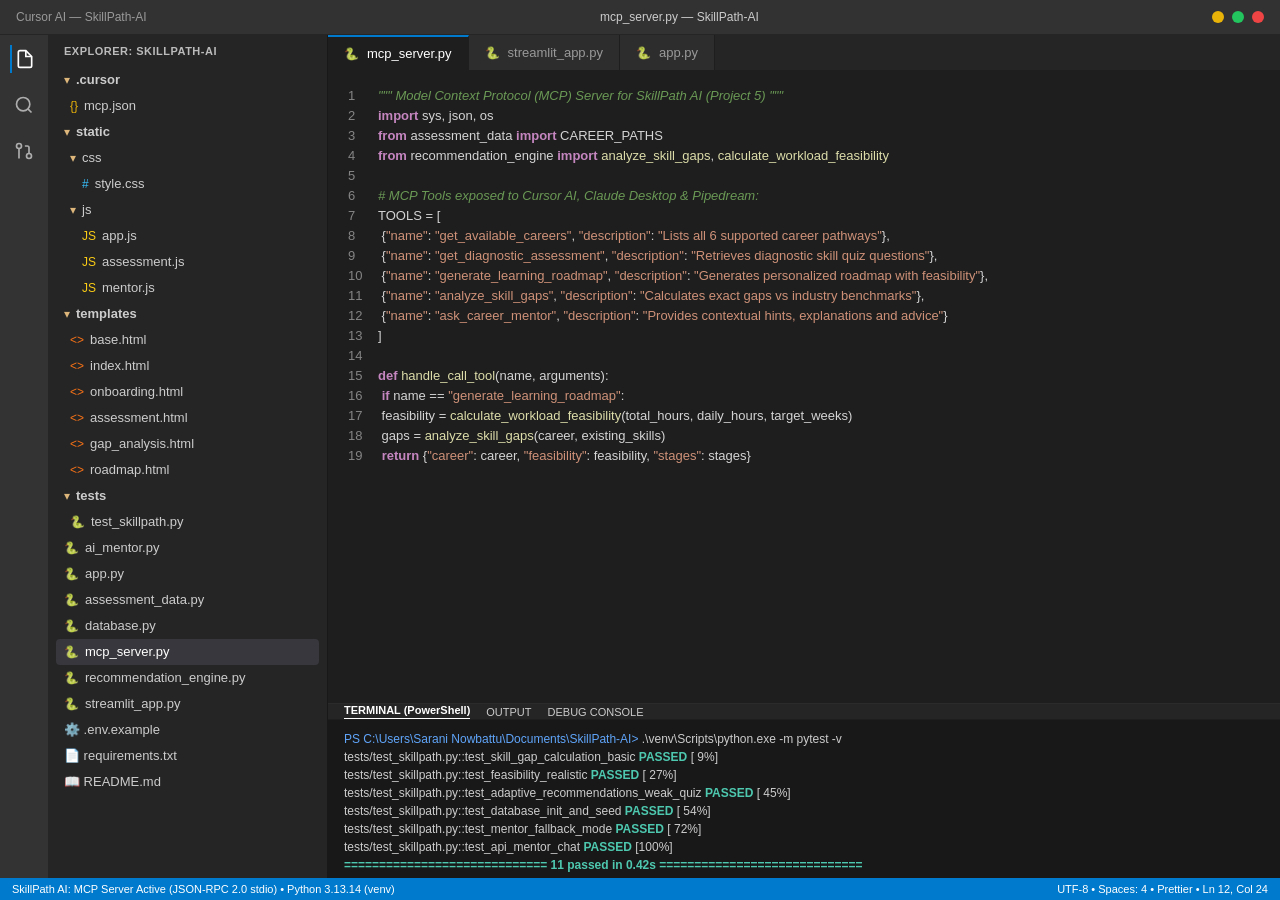
<file: render_cursor_ide.html>
<!DOCTYPE html>
<html lang="en">
<head>
<meta charset="UTF-8">
<style>
  * { box-sizing: border-box; margin: 0; padding: 0; font-family: -apple-system, BlinkMacSystemFont, "Segoe UI", Roboto, Helvetica, Arial, sans-serif; }
  body { background: #1e1e1e; color: #cccccc; height: 100vh; display: flex; flex-direction: column; overflow: hidden; }
  
  /* Titlebar */
  .titlebar { background: #323233; height: 35px; display: flex; align-items: center; justify-content: space-between; padding: 0 16px; font-size: 12px; color: #999999; border-bottom: 1px solid #252526; }
  .titlebar-center { color: #cccccc; font-weight: 500; }
  .window-controls { display: flex; gap: 8px; }
  .dot { width: 12px; height: 12px; border-radius: 50%; display: inline-block; }
  .dot-yellow { background: #eab308; }
  .dot-green { background: #22c55e; }
  .dot-red { background: #ef4444; }

  /* Body container */
  .app-body { flex: 1; display: flex; overflow: hidden; }

  /* Left Activity Bar */
  .activity-bar { width: 48px; background: #333333; display: flex; flex-direction: column; align-items: center; padding-top: 10px; gap: 18px; }
  .activity-icon { width: 28px; height: 28px; display: flex; align-items: center; justify-content: center; color: #ffffff; opacity: 0.6; cursor: pointer; }
  .activity-icon.active { opacity: 1; border-left: 2px solid #007acc; }

  /* Sidebar Explorer */
  .sidebar { width: 280px; background: #252526; display: flex; flex-direction: column; border-right: 1px solid #181818; }
  .sidebar-header { padding: 10px 16px; font-size: 11px; font-weight: 700; color: #bbbbbb; letter-spacing: 0.5px; text-transform: uppercase; }
  .file-tree { padding: 0 8px; font-size: 13px; line-height: 22px; }
  .tree-item { display: flex; align-items: center; gap: 6px; padding: 2px 8px; border-radius: 4px; cursor: pointer; }
  .tree-item:hover { background: #2a2d2e; }
  .tree-item.active { background: #37373d; color: #ffffff; }
  .indent-1 { padding-left: 14px; }
  .indent-2 { padding-left: 26px; }
  .indent-3 { padding-left: 38px; }
  .folder-icon { color: #dcb67a; font-size: 12px; }
  .py-icon { color: #3b82f6; font-size: 12px; font-weight: bold; }
  .html-icon { color: #f97316; font-size: 12px; }
  .json-icon { color: #eab308; font-size: 12px; }
  .css-icon { color: #38bdf8; font-size: 12px; }
  .js-icon { color: #facc15; font-size: 12px; }

  /* Editor Main Area */
  .editor-area { flex: 1; display: flex; flex-direction: column; background: #1e1e1e; }
  .tabs-bar { height: 35px; background: #252526; display: flex; align-items: center; }
  .tab { height: 100%; padding: 0 16px; display: flex; align-items: center; gap: 8px; font-size: 13px; background: #2d2d2d; color: #999999; border-right: 1px solid #1e1e1e; }
  .tab.active { background: #1e1e1e; color: #ffffff; border-top: 2px solid #007acc; }

  /* Code Content */
  .code-view { flex: 1; padding: 16px 20px; font-family: Consolas, "Courier New", monospace; font-size: 13px; line-height: 20px; color: #d4d4d4; overflow: hidden; }
  .kw { color: #c586c0; font-weight: bold; }
  .fn { color: #dcdcaa; }
  .str { color: #ce9178; }
  .comment { color: #6a9955; font-style: italic; }
  .cls { color: #4ec9b0; }
  .line-num { color: #858585; display: inline-block; width: 30px; user-select: none; }

  /* Bottom Integrated Terminal */
  .terminal { height: 175px; background: #181818; border-top: 1px solid #2b2b2b; display: flex; flex-direction: column; font-family: Consolas, monospace; }
  .terminal-tabs { height: 30px; background: #252526; display: flex; align-items: center; padding: 0 16px; font-size: 11px; gap: 16px; border-bottom: 1px solid #1e1e1e; }
  .terminal-tab-item { color: #ffffff; font-weight: bold; border-bottom: 1px solid #ffffff; padding-bottom: 2px; }
  .terminal-body { padding: 10px 16px; font-size: 12px; line-height: 18px; color: #cccccc; }
  .pass { color: #4ec9b0; font-weight: bold; }
  .prompt { color: #60a5fa; }

  /* Status Bar */
  .statusbar { height: 22px; background: #007acc; color: #ffffff; display: flex; align-items: center; justify-content: space-between; padding: 0 12px; font-size: 11px; }
</style>
</head>
<body>

  <div class="titlebar">
    <div>Cursor AI — SkillPath-AI</div>
    <div class="titlebar-center">mcp_server.py — SkillPath-AI</div>
    <div class="window-controls">
      <span class="dot dot-yellow"></span>
      <span class="dot dot-green"></span>
      <span class="dot dot-red"></span>
    </div>
  </div>

  <div class="app-body">
    <div class="activity-bar">
      <div class="activity-icon active">
        <svg width="20" height="20" viewBox="0 0 24 24" fill="none" stroke="currentColor" stroke-width="2"><path d="M13 2H6a2 2 0 0 0-2 2v16a2 2 0 0 0 2 2h12a2 2 0 0 0 2-2V9z"></path><polyline points="13 2 13 9 20 9"></polyline></svg>
      </div>
      <div class="activity-icon">
        <svg width="20" height="20" viewBox="0 0 24 24" fill="none" stroke="currentColor" stroke-width="2"><circle cx="11" cy="11" r="8"></circle><line x1="21" y1="21" x2="16.65" y2="16.65"></line></svg>
      </div>
      <div class="activity-icon">
        <svg width="20" height="20" viewBox="0 0 24 24" fill="none" stroke="currentColor" stroke-width="2"><circle cx="18" cy="18" r="3"></circle><circle cx="6" cy="6" r="3"></circle><path d="M13 6h3a2 2 0 0 1 2 2v7"></path><line x1="6" y1="9" x2="6" y2="21"></line></svg>
      </div>
    </div>

    <div class="sidebar">
      <div class="sidebar-header">Explorer: SkillPath-AI</div>
      <div class="file-tree">
        <div class="tree-item"><span class="folder-icon">▾</span> <strong>.cursor</strong></div>
        <div class="tree-item indent-1"><span class="json-icon">{}</span> mcp.json</div>
        <div class="tree-item"><span class="folder-icon">▾</span> <strong>static</strong></div>
        <div class="tree-item indent-1"><span class="folder-icon">▾</span> css</div>
        <div class="tree-item indent-2"><span class="css-icon">#</span> style.css</div>
        <div class="tree-item indent-1"><span class="folder-icon">▾</span> js</div>
        <div class="tree-item indent-2"><span class="js-icon">JS</span> app.js</div>
        <div class="tree-item indent-2"><span class="js-icon">JS</span> assessment.js</div>
        <div class="tree-item indent-2"><span class="js-icon">JS</span> mentor.js</div>
        <div class="tree-item"><span class="folder-icon">▾</span> <strong>templates</strong></div>
        <div class="tree-item indent-1"><span class="html-icon">&lt;&gt;</span> base.html</div>
        <div class="tree-item indent-1"><span class="html-icon">&lt;&gt;</span> index.html</div>
        <div class="tree-item indent-1"><span class="html-icon">&lt;&gt;</span> onboarding.html</div>
        <div class="tree-item indent-1"><span class="html-icon">&lt;&gt;</span> assessment.html</div>
        <div class="tree-item indent-1"><span class="html-icon">&lt;&gt;</span> gap_analysis.html</div>
        <div class="tree-item indent-1"><span class="html-icon">&lt;&gt;</span> roadmap.html</div>
        <div class="tree-item"><span class="folder-icon">▾</span> <strong>tests</strong></div>
        <div class="tree-item indent-1"><span class="py-icon">🐍</span> test_skillpath.py</div>
        <div class="tree-item"><span class="py-icon">🐍</span> ai_mentor.py</div>
        <div class="tree-item"><span class="py-icon">🐍</span> app.py</div>
        <div class="tree-item"><span class="py-icon">🐍</span> assessment_data.py</div>
        <div class="tree-item"><span class="py-icon">🐍</span> database.py</div>
        <div class="tree-item active"><span class="py-icon">🐍</span> mcp_server.py</div>
        <div class="tree-item"><span class="py-icon">🐍</span> recommendation_engine.py</div>
        <div class="tree-item"><span class="py-icon">🐍</span> streamlit_app.py</div>
        <div class="tree-item">⚙️ .env.example</div>
        <div class="tree-item">📄 requirements.txt</div>
        <div class="tree-item">📖 README.md</div>
      </div>
    </div>

    <div class="editor-area">
      <div class="tabs-bar">
        <div class="tab active"><span class="py-icon">🐍</span> mcp_server.py</div>
        <div class="tab"><span class="py-icon">🐍</span> streamlit_app.py</div>
        <div class="tab"><span class="py-icon">🐍</span> app.py</div>
      </div>

      <div class="code-view">
        <div><span class="line-num">1</span><span class="comment">""" Model Context Protocol (MCP) Server for SkillPath AI (Project 5) """</span></div>
        <div><span class="line-num">2</span><span class="kw">import</span> sys, json, os</div>
        <div><span class="line-num">3</span><span class="kw">from</span> assessment_data <span class="kw">import</span> CAREER_PATHS</div>
        <div><span class="line-num">4</span><span class="kw">from</span> recommendation_engine <span class="kw">import</span> <span class="fn">analyze_skill_gaps</span>, <span class="fn">calculate_workload_feasibility</span></div>
        <div><span class="line-num">5</span></div>
        <div><span class="line-num">6</span><span class="comment"># MCP Tools exposed to Cursor AI, Claude Desktop & Pipedream:</span></div>
        <div><span class="line-num">7</span>TOOLS = [</div>
        <div><span class="line-num">8</span>    {<span class="str">"name"</span>: <span class="str">"get_available_careers"</span>, <span class="str">"description"</span>: <span class="str">"Lists all 6 supported career pathways"</span>},</div>
        <div><span class="line-num">9</span>    {<span class="str">"name"</span>: <span class="str">"get_diagnostic_assessment"</span>, <span class="str">"description"</span>: <span class="str">"Retrieves diagnostic skill quiz questions"</span>},</div>
        <div><span class="line-num">10</span>   {<span class="str">"name"</span>: <span class="str">"generate_learning_roadmap"</span>, <span class="str">"description"</span>: <span class="str">"Generates personalized roadmap with feasibility"</span>},</div>
        <div><span class="line-num">11</span>   {<span class="str">"name"</span>: <span class="str">"analyze_skill_gaps"</span>, <span class="str">"description"</span>: <span class="str">"Calculates exact gaps vs industry benchmarks"</span>},</div>
        <div><span class="line-num">12</span>   {<span class="str">"name"</span>: <span class="str">"ask_career_mentor"</span>, <span class="str">"description"</span>: <span class="str">"Provides contextual hints, explanations and advice"</span>}</div>
        <div><span class="line-num">13</span>]</div>
        <div><span class="line-num">14</span></div>
        <div><span class="line-num">15</span><span class="kw">def</span> <span class="fn">handle_call_tool</span>(name, arguments):</div>
        <div><span class="line-num">16</span>    <span class="kw">if</span> name == <span class="str">"generate_learning_roadmap"</span>:</div>
        <div><span class="line-num">17</span>        feasibility = <span class="fn">calculate_workload_feasibility</span>(total_hours, daily_hours, target_weeks)</div>
        <div><span class="line-num">18</span>        gaps = <span class="fn">analyze_skill_gaps</span>(career, existing_skills)</div>
        <div><span class="line-num">19</span>        <span class="kw">return</span> {<span class="str">"career"</span>: career, <span class="str">"feasibility"</span>: feasibility, <span class="str">"stages"</span>: stages}</div>
      </div>

      <div class="terminal">
        <div class="terminal-tabs">
          <div class="terminal-tab-item">TERMINAL (PowerShell)</div>
          <div>OUTPUT</div>
          <div>DEBUG CONSOLE</div>
        </div>
        <div class="terminal-body">
          <div><span class="prompt">PS C:\Users\Sarani Nowbattu\Documents\SkillPath-AI&gt;</span> .\venv\Scripts\python.exe -m pytest -v</div>
          <div>tests/test_skillpath.py::test_skill_gap_calculation_basic <span class="pass">PASSED</span> [  9%]</div>
          <div>tests/test_skillpath.py::test_feasibility_realistic <span class="pass">PASSED</span> [ 27%]</div>
          <div>tests/test_skillpath.py::test_adaptive_recommendations_weak_quiz <span class="pass">PASSED</span> [ 45%]</div>
          <div>tests/test_skillpath.py::test_database_init_and_seed <span class="pass">PASSED</span> [ 54%]</div>
          <div>tests/test_skillpath.py::test_mentor_fallback_mode <span class="pass">PASSED</span> [ 72%]</div>
          <div>tests/test_skillpath.py::test_api_mentor_chat <span class="pass">PASSED</span> [100%]</div>
          <div><span class="pass">============================= 11 passed in 0.42s =============================</span></div>
        </div>
      </div>
    </div>
  </div>

  <div class="statusbar">
    <div>SkillPath AI: MCP Server Active (JSON-RPC 2.0 stdio) • Python 3.13.14 (venv)</div>
    <div>UTF-8 • Spaces: 4 • Prettier • Ln 12, Col 24</div>
  </div>

</body>
</html>
</file>
